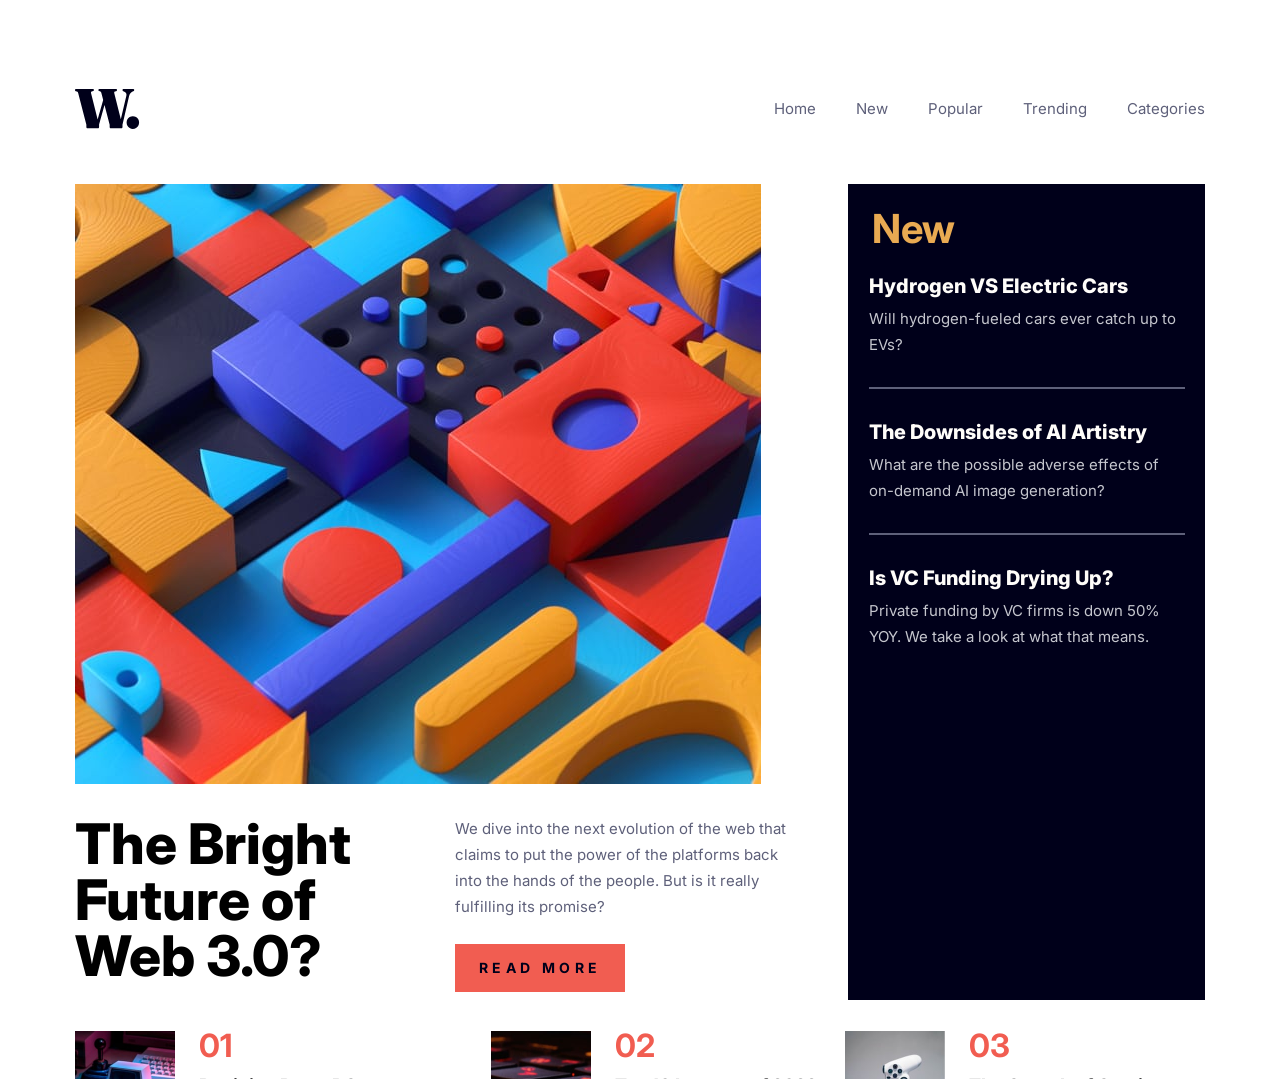
<file: index.html>
<!DOCTYPE html>
<html lang="en">
<head>
  <meta charset="UTF-8">
  <meta name="viewport" content="width=device-width, initial-scale=1.0">
  <meta name="description" content="News homepage about Web 3.0, technology trends, and gaming">
  <link rel="icon" type="image/png" sizes="32x32" href="./assets/images/favicon-32x32.png">
  <link rel="stylesheet" href="./css/style.css">  
  <title>Julien Gilbert | News homepage</title>  
</head>
<body>
  <div class="page-wrapper">

  <div class="navigation-wrapper">
    <label for="menu" class="hamburger-menu">
      <span class="sr-only">Toggle menu</span>
      <input type="checkbox" id="menu" aria-expanded="false" aria-controls="mobile-nav" aria-pressed="true" role="button">  
    </label>
    <aside class="sidebar" id="mobile-nav" aria-hidden="true">
      <nav class="sidebar__nav" aria-label="Mobile navigation">
        <ul> 
          <li><a href="#home" class="sidebar__link">Home</a></li>
          <li><a href="#new" class="sidebar__link">New</a></li>
          <li><a href="#popular" class="sidebar__link">Popular</a></li>
          <li><a href="#trending" class="sidebar__link">Trending</a></li>
          <li><a href="#categories" class="sidebar__link">Categories</a></li>
      </ul>
      </nav>
    </aside>
  </div>

  <header class="header">
    <a href="/" aria-label="Home">
      <img src="./assets/images/logo.svg" alt="" class="logo"> 
    </a>
    <nav class="desktop-nav" aria-label="Desktop navigation">
      <ul class="desktop-nav__list">
        <li><a href="#home" aria-current="page">Home</a></li>
        <li><a href="#new">New</a></li>
        <li><a href="#popular">Popular</a></li>
        <li><a href="#trending">Trending</a></li>
        <li><a href="#categories">Categories</a></li>
      </ul>
    </nav>   
  </header>
  
  <main class="main">    
    <div class="sectionContainer">
      <section class="sectionContainer__hero" aria-labelledby="hero-title">
        <picture class="sectionContainer__hero__img">
          <source srcset="./assets/images/image-web-3-desktop.jpg" media="(min-width: 768px)">
          <source srcset="./assets/images/image-web-3-mobile.jpg" media="(max-width: 375px)">
          <img src="./assets/images/image-web-3-mobile.jpg" alt="Colorful abstract representation of Web 3.0" >
        </picture>
        <div class="sectionContainer__hero__container">
          <h1 id="hero-title" class="sectionContainer__hero__title">The Bright Future of Web 3.0?</h1>
          <div class="sectionContainer__hero__container__txt">
            <p class="sectionContainer__hero__txt">We dive into the next evolution of the web that claims to put the power of the platforms back into the hands of the people. 
              But is it really fulfilling its promise?</p>
            <button class="sectionContainer__hero__btn" aria-label="Read more about Web 3.0">Read More</button>
          </div>

        </div>
      </section>
      <section class="sectionContainer__news" aria-labelledby="news-title">
        <h2 id="news-title" class="sectionContainer__news__title">New</h2>
        <div class="sectionContainer__news__articles">
          <article aria-labelledby="article-1" class="sectionContainer__news__articles__article">
            <h3 id="article-1"  class="sectionContainer__news__articles__article__title heading-s">Hydrogen VS Electric Cars</h3>
            <p class="sectionContainer__news__articles__article__txt">Will hydrogen-fueled cars ever catch up to EVs?</p>
            <hr aria-hidden="true">
          </article>          
          <article aria-labelledby="article-2" class="sectionContainer__news__articles__article">
            <h3 id="article-2" class="sectionContainer__news__articles__article__title heading-s">The Downsides of AI Artistry</h3>
            <p class="sectionContainer__news__articles__article__txt">What are the possible adverse effects of on-demand AI image generation?</p>
            <hr aria-hidden="true">
          </article>          
          <article aria-labelledby="article-3" class="sectionContainer__news__articles__article">
            <h3 id="article-3" class="sectionContainer__news__articles__article__title heading-s">Is VC Funding Drying Up?</h3>
            <p class="sectionContainer__news__articles__article__txt">Private funding by VC firms is down 50% YOY. We take a look at what that means.</p>
          </article>          
        </div>
        
      </section>
      <section class="sectionContainer__articles" aria-label="Featured articles">
        <div class="sectionContainer__articles__article">
          <img src="./assets/images/image-retro-pcs.jpg" alt="Reviving Retro PCs image" class="sectionContainer__articles__article__img">
          <div class="sectionContainer__articles__article__container">
            <h2 class="heading-m">01</h2>
            <h3 class="heading-xs">Reviving Retro PCs</h3>
            <p>What happens when old PCs are given modern upgrades?</p>
          </div>
        </div>
        <div class="sectionContainer__articles__article">
          <img src="./assets/images/image-top-laptops.jpg" alt="Top 10 Laptops of 2022 image" class="sectionContainer__articles__article__img">
          <div class="sectionContainer__articles__article__container">            
              <h2 class="heading-m">02</h2>
              <h3 class="heading-xs">Top 10 Laptops of 2022</h3>
              <p>Our best picks for various needs and budgets.</p>            
          </div>
        </div>
        <div class="sectionContainer__articles__article">
          <img src="./assets/images/image-gaming-growth.jpg" alt="The Growth of Gaming image" class="sectionContainer__articles__article__img">
          <div class="sectionContainer__articles__article__container">            
              <h2 class="heading-m">03</h2>
              <h3 class="heading-xs">The Growth of Gaming</h3>
              <p>How the pandemic has sparked fresh opportunities.</p>            
          </div>
        </div>
      </section>
    </div>
  </main> 

  <footer class="attribution">
    Challenge by <a class="attribution__credit" href="https://www.frontendmentor.io?ref=challenge"
      target="_blank">Frontend Mentor</a>.
    Coded by <a class="attribution__credit" href="https://www.frontendmentor.io/profile/juliengDev">Julien Gilbert</a>.
  </footer>

  </div> 
  <script type="module"  src="/src/main.ts"></script> 
</body>
</html>
</file>
<file: css/style.css>
@charset "UTF-8";
/*
0 - 600px:      Phone
600 - 900px:    Tablet portrait
900 - 1200px:   Tablet landscape
[1200 - 1800] is where our normal styles apply
1800px + :      Big desktop

$breakpoint arguement choices:
- phone
- tab-port
- tab-land
- big-desktop

ORDER: Base + typography > general layout + grid > page layout > components

1em = 16px
*/
@import url("https://fonts.googleapis.com/css2?family=Inter:ital,opsz,wght@0,14..32,100..900;1,14..32,100..900&display=swap");
:root {
  --almost-white: #FFFDFA;
  --dark-space: #00001A;
  --gun-metal: #5E607A;
  --light-vermillion: #F15D51;
  --silver:#C5C6CE;
  --yellow: #E9AA52;
}

* {
  margin: 0;
  padding: 0;
}

*,
*::before,
*::after {
  box-sizing: inherit;
}

body {
  min-height: 100dvh;
  display: flex;
  flex-direction: column;
  align-items: center;
  background-color: var(--almost-white);
}

html {
  box-sizing: border-box;
  font-size: 62.5%;
}

a:link,
a:visited,
a:hover,
a:active {
  list-style: none;
  color: inherit;
  cursor: pointer; /* or pointer if you want to keep the default hand cursor */
}

li {
  list-style: none;
}

/*
SPACING SYSTEM (px)
2 / 4 / 8 / 12 / 16 / 24 / 32 / 48 / 64 / 80 / 96 / 128

FONT SIZE SYSTEM (px)
10 / 12 / 14 / 16 / 18 / 20 / 24 / 30 / 36 / 44 / 52 / 62 / 74 / 86 / 98
*/
/** 

	100 : Thin
	•	200 : Extra Light (Ultra Light)
	•	300 : Light
	•	400 : Normal
	•	500 : Medium
	•	600 : Semi Bold (Demi Bold)
	•	700 : Bold
	•	800 : Extra Bold (Ultra Bold)
	•	900 : Black (Heavy)

  */
body {
  font-family: "Inter", serif;
  background-color: var(--green-200);
  color: var(--color-dark-charcoal);
  font-size: 1.5rem;
  font-weight: 400;
  line-height: 26px;
  letter-spacing: 0;
}

.heading-xl {
  font-size: 5.6rem;
  font-weight: 700;
  line-height: 56px;
}

.heading-l {
  font-size: 4rem;
  font-weight: 700;
  line-height: 40px;
}

.heading-m {
  font-size: 3.2rem;
  font-weight: 700;
  line-height: 32px;
}

.heading-s {
  font-size: 2rem;
  font-weight: 800;
  line-height: 24px;
}

.heading-xs {
  font-size: 1.8rem;
  font-weight: 800;
  line-height: 24px;
}

.centered-div {
  position: absolute;
  top: 50%;
  left: 50%;
  transform: translate(-50%, -50%);
  text-align: center;
}

.centered-div2 {
  margin: 0 auto;
  max-width: 50%;
  text-align: center;
}

.centered-div3 {
  display: flex;
  flex-direction: column;
  align-items: center;
  margin: 0 auto;
}

.hidden {
  position: absolute;
  width: 1px;
  height: 1px;
  margin: -1px;
  padding: 0;
  overflow: hidden;
  clip: rect(0, 0, 0, 0);
  border: 0;
}

button {
  border: none;
  margin: 0;
  padding: 0;
  width: auto;
  overflow: visible;
  background: transparent;
  color: inherit;
  font: inherit;
  line-height: normal;
  -webkit-font-smoothing: inherit;
  -moz-osx-font-smoothing: inherit;
}

.error-message {
  color: var(--red);
}

.error-input {
  border: 1px solid var(--red) !important;
}

.sr-only {
  position: absolute;
  width: 1px;
  height: 1px;
  padding: 0;
  margin: -1px;
  overflow: hidden;
  clip: rect(0, 0, 0, 0);
  white-space: nowrap;
  border: 0;
}

.sectionContainer {
  display: grid;
  grid-template-columns: 1fr;
  grid-gap: 6.4rem;
  width: 100%;
  max-width: 37.5rem;
}
@media only screen and (min-width: 48rem) {
  .sectionContainer {
    max-width: 113rem;
    grid-gap: 3rem;
    grid-template-columns: 1fr 1fr 1fr;
    grid-template-rows: 1fr auto;
  }
  .sectionContainer__hero {
    grid-column: 1/3;
    grid-row: 1/2;
  }
  .sectionContainer__news {
    grid-column: 3/4;
    grid-row: 1/2;
  }
  .sectionContainer__articles {
    grid-column: 1/-1;
    grid-row: 2/3;
  }
}

.page-wrapper {
  position: relative;
  min-height: 100vh;
}

.navigation-wrapper {
  display: block;
  position: fixed;
  top: 0;
  left: 0;
  height: 100vh;
  z-index: 1000;
}
@media only screen and (min-width: 48rem) {
  .navigation-wrapper {
    display: none;
  }
}

picture, img {
  display: block;
  max-width: 100%;
  height: auto;
}

:root {
  --foreground: #FFFDFA;
  --background: #00001A;
  --bar-width:40px;
  --bar-height:4px;
  --hamburger-gap: 6px;
  --hamburger-margin: 27px;
  --animation-timing: 200ms ease-in-out;
  --hamburger-height: calc(var(--bar-height) * 3 + var(--hamburger-gap) * 2);
}

.hamburger-menu {
  --x-width: calc(var(--hamburger-height) * 1.41421356237);
  display: flex;
  flex-direction: column;
  gap: var(--hamburger-gap);
  width: max-content;
  position: fixed;
  top: var(--hamburger-margin);
  right: var(--hamburger-margin);
  z-index: 1001;
  cursor: pointer;
}

.hamburger-menu:has(input:focus-visible)::before,
.hamburger-menu:has(input:focus-visible)::after,
.hamburger-menu input:focus-visible {
  border: 1px solid var(--background);
  box-shadow: 0 0 0 1px var(--foreground);
}

.hamburger-menu::before, .hamburger-menu input, .hamburger-menu::after {
  content: "";
  width: var(--bar-width);
  height: var(--bar-height);
  background-color: var(--background);
  transform-origin: left center;
  transition: opacity var(--animation-timing), width var(--animation-timing), rotate var(--animation-timing), translate var(--animation-timing), background-color var(--animation-timing);
}

.hamburger-menu input {
  appearance: none;
  outline: none;
  pointer-events: none;
}

.hamburger-menu:has(input:checked)::before {
  rotate: 45deg;
  width: var(--x-width);
  translate: 0 calc(var(--bar-height) / -2);
}

.hamburger-menu:has(input:checked)::after {
  rotate: -45deg;
  width: var(--x-width);
  translate: 0 calc(var(--bar-height) / 2);
}

.hamburger-menu input:checked {
  opacity: 0;
  width: 0;
}

.sidebar {
  width: 100%;
  max-width: 25.6rem;
  position: fixed;
  top: 0;
  right: 0;
  height: 100vh;
  transition: translate var(--animation-timing);
  translate: 100%;
  padding: 0.5rem 1rem;
  padding-top: calc(var(--hamburger-height) + var(--hamburger-margin) + 1rem);
  background-color: var(--foreground);
  color: var(--background);
  opacity: 0;
}
.sidebar__nav ul {
  display: flex;
  flex-direction: column;
  gap: 2.4rem;
  padding: 14.4rem 2.4rem;
  font-size: 1.8rem;
  line-height: 24px;
}
.sidebar__link {
  color: var(--background);
  list-style: none;
  text-decoration: none;
  transition: color var(--animation-timing);
  cursor: pointer;
}
.sidebar__link:hover {
  color: var(--yellow);
}

.hamburger-menu:has(input:checked) + .sidebar {
  translate: 0;
  opacity: 1;
}

.hamburger-menu:has(input:checked) ~ .container {
  padding-left: calc(10rem + var(--hamburger-margin));
}

.attribution {
  margin: 1.6rem 0 6rem;
  font-size: 1.1rem;
  text-align: center;
  color: var(--gun-metal);
}
.attribution__credit {
  font-weight: 800;
  color: var(--light-vermillion) !important;
}
.attribution a {
  cursor: pointer;
}

.header {
  width: 100%;
  display: flex;
  justify-content: space-between;
  align-items: center;
  margin: 2.7rem 0;
}
@media only screen and (min-width: 48rem) {
  .header {
    margin: 8.9rem 0 5.5rem;
  }
}

.logo {
  width: 4.5rem;
  height: 2.8rem;
}
@media only screen and (min-width: 48rem) {
  .logo {
    width: 6.5rem;
    height: 4rem;
  }
}

.desktop-nav {
  display: none;
}
@media only screen and (min-width: 48rem) {
  .desktop-nav {
    display: block;
  }
}

.desktop-nav__list {
  display: flex;
  gap: 4rem;
  align-items: center;
}

.desktop-nav__list a {
  color: var(--gun-metal);
  text-decoration: none;
  transition: color var(--animation-timing);
}

.desktop-nav__list a:hover {
  color: var(--yellow);
}

.main {
  margin-bottom: 12.9rem;
}

.sectionContainer__hero__img {
  margin-bottom: 3.2rem;
}
.sectionContainer__hero__container {
  display: flex;
  flex-direction: column;
  gap: 3rem;
}
@media only screen and (min-width: 48rem) {
  .sectionContainer__hero__container {
    flex-direction: row;
  }
  .sectionContainer__hero__container__txt {
    max-width: 35rem;
  }
}
.sectionContainer__hero__title {
  width: 100%;
  max-width: 32rem;
  font-size: 4rem;
  font-weight: 700;
  line-height: 40px;
  margin-bottom: 1.6rem;
}
@media only screen and (min-width: 48rem) {
  .sectionContainer__hero__title {
    max-width: 35rem;
    font-size: 5.6rem;
    line-height: 56px;
    font-weight: 800;
  }
}
.sectionContainer__hero__txt {
  color: var(--gun-metal);
  margin-bottom: 2.4rem;
}
.sectionContainer__hero__btn {
  display: flex;
  align-items: center;
  justify-content: center;
  text-transform: uppercase;
  background-color: var(--light-vermillion);
  color: var(--dark-space);
  padding: 1.2rem 2.4rem;
  line-height: 24px;
  letter-spacing: 4.38px;
  font-size: 1.4rem;
  font-weight: bold;
  transition: background-color 0.3s, color 0.3s;
}
.sectionContainer__hero__btn:hover {
  background-color: var(--dark-space);
  color: var(--almost-white);
  cursor: pointer;
}
.sectionContainer__news {
  background-color: var(--dark-space);
  color: var(--almost-white);
}
.sectionContainer__news__title {
  padding: 2.4rem 2.1rem 3.5rem;
  color: var(--yellow);
}
@media only screen and (min-width: 48rem) {
  .sectionContainer__news__title {
    padding: 3.2rem 2.4rem 3.2rem;
    font-size: 4rem;
    font-weight: bold;
  }
}
.sectionContainer__news__articles {
  padding: 0 2rem 2.4rem 2.1rem;
}
.sectionContainer__news__articles__article__title {
  margin-bottom: 0.8rem;
  color: var(--almost-white);
  transition: color 0.3s ease-in-out;
}
.sectionContainer__news__articles__article__title:hover {
  cursor: pointer;
  color: var(--yellow);
}
.sectionContainer__news__articles__article__txt {
  margin-bottom: 2.9rem;
  color: var(--silver);
}
.sectionContainer__news__articles__article hr {
  border: 0.1rem solid #5E607A;
  margin-bottom: 3.1rem;
}
.sectionContainer__articles {
  display: flex;
  flex-direction: column;
  gap: 3.2rem;
  height: max-content;
}
@media only screen and (min-width: 48rem) {
  .sectionContainer__articles {
    flex-direction: row;
    align-items: center;
    justify-content: space-between;
    gap: 2.4rem;
  }
}
.sectionContainer__articles__article {
  display: flex;
  justify-content: center;
  align-items: center;
  gap: 2.4rem;
}
.sectionContainer__articles__article__img {
  max-width: 100%;
  width: 10rem;
  max-height: 127px;
  height: auto;
}
.sectionContainer__articles__article__container h2 {
  color: var(--light-vermillion);
  margin-bottom: 1.2rem;
}
.sectionContainer__articles__article__container h3 {
  margin-bottom: 0.9rem;
}
.sectionContainer__articles__article__container p {
  color: var(--gun-metal);
}

/*# sourceMappingURL=style.css.map */
</file>
